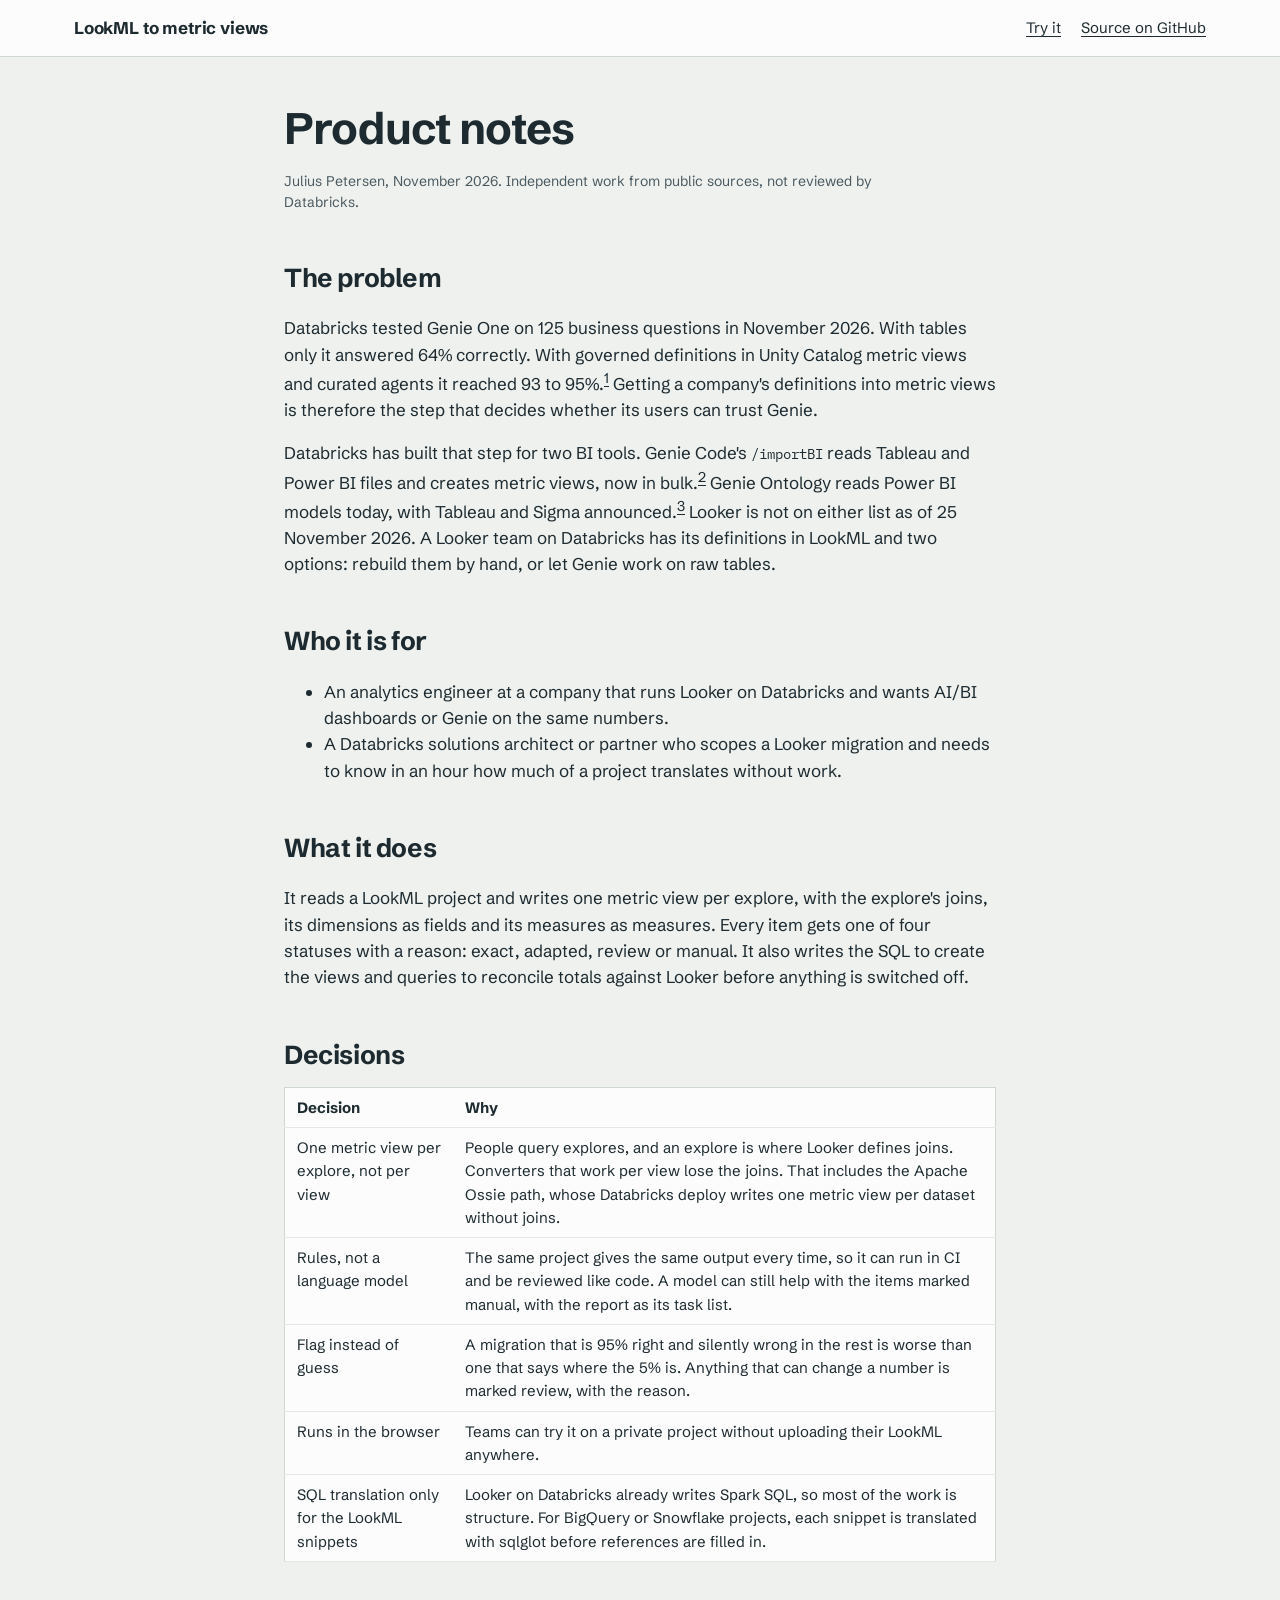
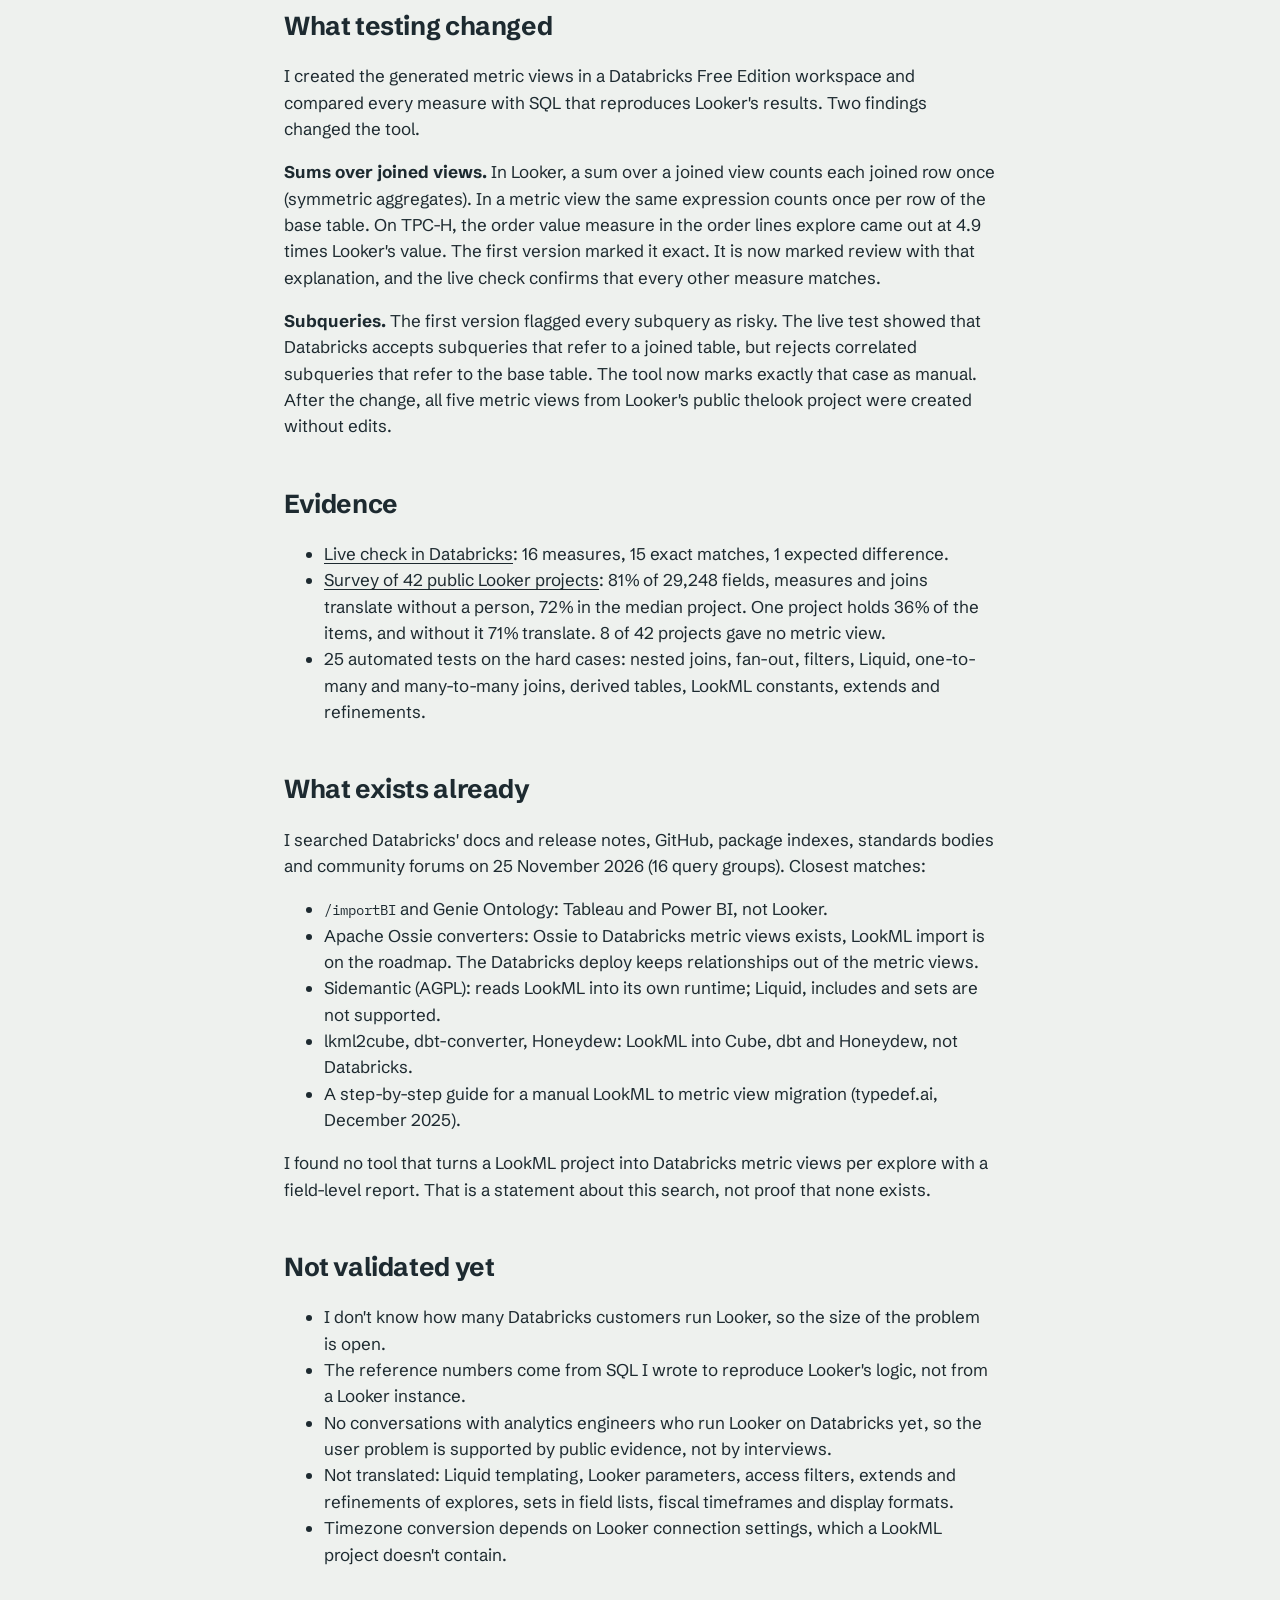
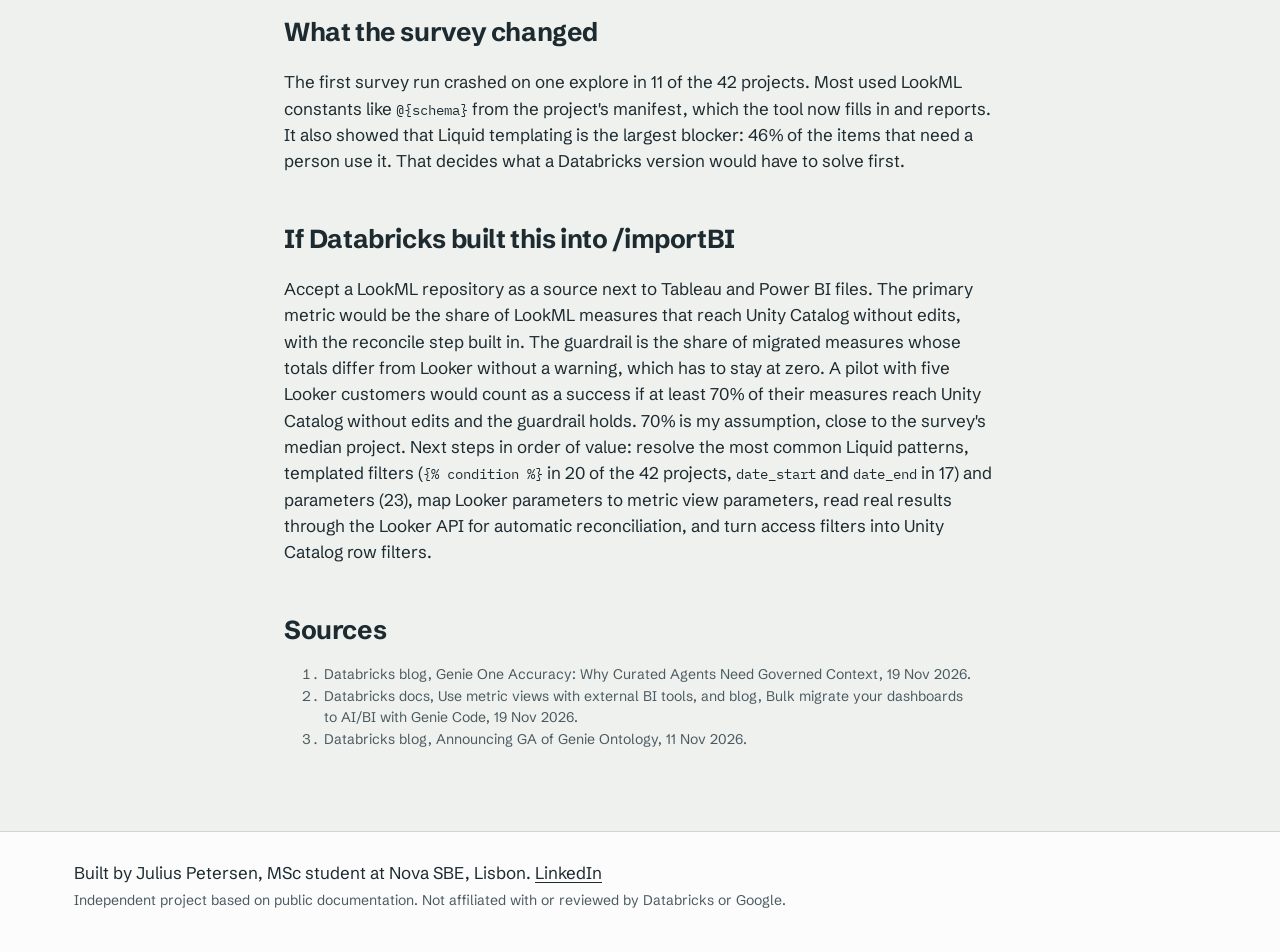
<file: web/notes.html>
<!doctype html>
<html lang="en">
<head>
<meta charset="utf-8">
<meta name="viewport" content="width=device-width, initial-scale=1">
<meta name="robots" content="noindex">
<title>Product notes: LookML to metric views</title>
<meta name="description" content="Why Looker teams on Databricks need a path into metric views, what this tool decides, what testing changed and what is not validated yet.">
<link rel="preconnect" href="https://fonts.googleapis.com">
<link rel="preconnect" href="https://fonts.gstatic.com" crossorigin>
<link href="https://fonts.googleapis.com/css2?family=IBM+Plex+Mono:wght@400;500&family=Schibsted+Grotesk:wght@400;500;600;700&display=swap" rel="stylesheet">
<link rel="stylesheet" href="style.css">
<style>
  .notes { max-width: 760px; padding-top: 48px; }
  .notes h1 { max-width: none; font-size: clamp(30px, 4vw, 44px); }
  .notes h2 { margin-top: 44px; }
  .notes p, .notes li { max-width: var(--measure); }
  .notes table { border-collapse: collapse; margin: 12px 0; background: var(--sheet); border: 1px solid var(--line); font-size: 15px; }
  .notes th, .notes td { padding: 8px 12px; border-bottom: 1px solid #e3e8e6; text-align: left; vertical-align: top; }
  .notes .src { font-size: 14px; color: var(--ink-soft); }
  .notes code { font: 400 14px var(--mono); }
</style>
</head>
<body>
<header class="top">
  <div class="wrap top-row">
    <a class="brand" href="./">LookML to metric views</a>
    <nav aria-label="Project links">
      <a href="./">Try it</a>
      <a href="https://github.com/JuliusPetersen/lookml-metric-views">Source on GitHub</a>
    </nav>
  </div>
</header>
<main class="wrap notes">
  <h1>Product notes</h1>
  <p class="src">Julius Petersen, November 2026. Independent work from public sources, not reviewed by Databricks.</p>

  <h2>The problem</h2>
  <p>Databricks tested Genie One on 125 business questions in November 2026. With tables only it answered 64% correctly. With governed definitions in Unity Catalog metric views and curated agents it reached 93 to 95%.<sup><a href="#s1">1</a></sup> Getting a company's definitions into metric views is therefore the step that decides whether its users can trust Genie.</p>
  <p>Databricks has built that step for two BI tools. Genie Code's <code>/importBI</code> reads Tableau and Power BI files and creates metric views, now in bulk.<sup><a href="#s2">2</a></sup> Genie Ontology reads Power BI models today, with Tableau and Sigma announced.<sup><a href="#s3">3</a></sup> Looker is not on either list as of 25 November 2026. A Looker team on Databricks has its definitions in LookML and two options: rebuild them by hand, or let Genie work on raw tables.</p>

  <h2>Who it is for</h2>
  <ul>
    <li>An analytics engineer at a company that runs Looker on Databricks and wants AI/BI dashboards or Genie on the same numbers.</li>
    <li>A Databricks solutions architect or partner who scopes a Looker migration and needs to know in an hour how much of a project translates without work.</li>
  </ul>

  <h2>What it does</h2>
  <p>It reads a LookML project and writes one metric view per explore, with the explore's joins, its dimensions as fields and its measures as measures. Every item gets one of four statuses with a reason: exact, adapted, review or manual. It also writes the SQL to create the views and queries to reconcile totals against Looker before anything is switched off.</p>

  <h2>Decisions</h2>
  <table>
    <thead><tr><th>Decision</th><th>Why</th></tr></thead>
    <tbody>
      <tr><td>One metric view per explore, not per view</td><td>People query explores, and an explore is where Looker defines joins. Converters that work per view lose the joins. That includes the Apache Ossie path, whose Databricks deploy writes one metric view per dataset without joins.</td></tr>
      <tr><td>Rules, not a language model</td><td>The same project gives the same output every time, so it can run in CI and be reviewed like code. A model can still help with the items marked manual, with the report as its task list.</td></tr>
      <tr><td>Flag instead of guess</td><td>A migration that is 95% right and silently wrong in the rest is worse than one that says where the 5% is. Anything that can change a number is marked review, with the reason.</td></tr>
      <tr><td>Runs in the browser</td><td>Teams can try it on a private project without uploading their LookML anywhere.</td></tr>
      <tr><td>SQL translation only for the LookML snippets</td><td>Looker on Databricks already writes Spark SQL, so most of the work is structure. For BigQuery or Snowflake projects, each snippet is translated with sqlglot before references are filled in.</td></tr>
    </tbody>
  </table>

  <h2>What testing changed</h2>
  <p>I created the generated metric views in a Databricks Free Edition workspace and compared every measure with SQL that reproduces Looker's results. Two findings changed the tool.</p>
  <p><strong>Sums over joined views.</strong> In Looker, a sum over a joined view counts each joined row once (symmetric aggregates). In a metric view the same expression counts once per row of the base table. On TPC-H, the order value measure in the order lines explore came out at 4.9 times Looker's value. The first version marked it exact. It is now marked review with that explanation, and the live check confirms that every other measure matches.</p>
  <p><strong>Subqueries.</strong> The first version flagged every subquery as risky. The live test showed that Databricks accepts subqueries that refer to a joined table, but rejects correlated subqueries that refer to the base table. The tool now marks exactly that case as manual. After the change, all five metric views from Looker's public thelook project were created without edits.</p>

  <h2>Evidence</h2>
  <ul>
    <li><a href="./#live">Live check in Databricks</a>: 16 measures, 15 exact matches, 1 expected difference.</li>
    <li><a href="./#survey-title">Survey of 42 public Looker projects</a>: 81% of 29,248 fields, measures and joins translate without a person, 72% in the median project. One project holds 36% of the items, and without it 71% translate. 8 of 42 projects gave no metric view.</li>
    <li>25 automated tests on the hard cases: nested joins, fan-out, filters, Liquid, one-to-many and many-to-many joins, derived tables, LookML constants, extends and refinements.</li>
  </ul>

  <h2>What exists already</h2>
  <p>I searched Databricks' docs and release notes, GitHub, package indexes, standards bodies and community forums on 25 November 2026 (16 query groups). Closest matches:</p>
  <ul>
    <li><code>/importBI</code> and Genie Ontology: Tableau and Power BI, not Looker.</li>
    <li>Apache Ossie converters: Ossie to Databricks metric views exists, LookML import is on the roadmap. The Databricks deploy keeps relationships out of the metric views.</li>
    <li>Sidemantic (AGPL): reads LookML into its own runtime; Liquid, includes and sets are not supported.</li>
    <li>lkml2cube, dbt-converter, Honeydew: LookML into Cube, dbt and Honeydew, not Databricks.</li>
    <li>A step-by-step guide for a manual LookML to metric view migration (typedef.ai, December 2025).</li>
  </ul>
  <p>I found no tool that turns a LookML project into Databricks metric views per explore with a field-level report. That is a statement about this search, not proof that none exists.</p>

  <h2>Not validated yet</h2>
  <ul>
    <li>I don't know how many Databricks customers run Looker, so the size of the problem is open.</li>
    <li>The reference numbers come from SQL I wrote to reproduce Looker's logic, not from a Looker instance.</li>
    <li>No conversations with analytics engineers who run Looker on Databricks yet, so the user problem is supported by public evidence, not by interviews.</li>
    <li>Not translated: Liquid templating, Looker parameters, access filters, extends and refinements of explores, sets in field lists, fiscal timeframes and display formats.</li>
    <li>Timezone conversion depends on Looker connection settings, which a LookML project doesn't contain.</li>
  </ul>

  <h2>What the survey changed</h2>
  <p>The first survey run crashed on one explore in 11 of the 42 projects. Most used LookML constants like <code>@{schema}</code> from the project's manifest, which the tool now fills in and reports. It also showed that Liquid templating is the largest blocker: 46% of the items that need a person use it. That decides what a Databricks version would have to solve first.</p>

  <h2>If Databricks built this into /importBI</h2>
  <p>Accept a LookML repository as a source next to Tableau and Power BI files. The primary metric would be the share of LookML measures that reach Unity Catalog without edits, with the reconcile step built in. The guardrail is the share of migrated measures whose totals differ from Looker without a warning, which has to stay at zero. A pilot with five Looker customers would count as a success if at least 70% of their measures reach Unity Catalog without edits and the guardrail holds. 70% is my assumption, close to the survey's median project. Next steps in order of value: resolve the most common Liquid patterns, templated filters (<code>{% condition %}</code> in 20 of the 42 projects, <code>date_start</code> and <code>date_end</code> in 17) and parameters (23), map Looker parameters to metric view parameters, read real results through the Looker API for automatic reconciliation, and turn access filters into Unity Catalog row filters.</p>

  <h2>Sources</h2>
  <ol class="src">
    <li id="s1">Databricks blog, Genie One Accuracy: Why Curated Agents Need Governed Context, 19 Nov 2026.</li>
    <li id="s2">Databricks docs, Use metric views with external BI tools, and blog, Bulk migrate your dashboards to AI/BI with Genie Code, 19 Nov 2026.</li>
    <li id="s3">Databricks blog, Announcing GA of Genie Ontology, 11 Nov 2026.</li>
  </ol>
</main>
<footer class="foot">
  <div class="wrap">
    <p>Built by Julius Petersen, MSc student at Nova SBE, Lisbon. <a href="https://www.linkedin.com/in/julius-petersen-is">LinkedIn</a></p>
    <p class="fine">Independent project based on public documentation. Not affiliated with or reviewed by Databricks or Google.</p>
  </div>
</footer>
</body>
</html>
</file>
<file: web/style.css>
:root {
  --paper: #eef1ee;
  --sheet: #fbfcfb;
  --ink: #1d2a30;
  --ink-soft: #4b5a61;
  --line: #cfd7d4;
  --action: #1d2a30;
  --focus: #2f5fd0;
  --exact: #276b44;
  --adapted: #23667a;
  --review: #8a5310;
  --manual: #b03f37;
  --skipped: #5f6b70;
  --exact-bg: #e3f0e8;
  --adapted-bg: #e1eef1;
  --review-bg: #f6ead9;
  --manual-bg: #f5e2df;
  --skipped-bg: #eceeef;
  --sans: "Schibsted Grotesk", system-ui, sans-serif;
  --mono: "IBM Plex Mono", ui-monospace, monospace;
  --measure: 72ch;
}

* { box-sizing: border-box; }
html { -webkit-text-size-adjust: 100%; }
body {
  margin: 0;
  background: var(--paper);
  color: var(--ink);
  font: 400 17px/1.55 var(--sans);
}
a { color: inherit; text-underline-offset: 3px; }
a:hover { text-decoration-thickness: 2px; }
:focus-visible { outline: 3px solid var(--focus); outline-offset: 2px; }
.visually-hidden { position: absolute; width: 1px; height: 1px; overflow: hidden; clip: rect(0 0 0 0); white-space: nowrap; }
.wrap { max-width: 1180px; margin: 0 auto; padding: 0 24px; }

.top { border-bottom: 1px solid var(--line); background: var(--sheet); }
.top-row { display: flex; justify-content: space-between; align-items: center; min-height: 56px; gap: 16px; flex-wrap: wrap; }
.brand { font-weight: 700; text-decoration: none; letter-spacing: -0.01em; }
.top nav { display: flex; gap: 20px; font-size: 15px; }

.intro { padding-top: 56px; padding-bottom: 8px; }
h1 { font-size: clamp(30px, 4.4vw, 50px); line-height: 1.08; letter-spacing: -0.025em; font-weight: 700; margin: 0 0 18px; max-width: 22ch; }
.lede { font-size: 19px; color: var(--ink-soft); max-width: var(--measure); margin: 0; }
h2 { font-size: 26px; letter-spacing: -0.015em; margin: 0 0 12px; }
h3 { font-size: 17px; margin: 0; }

.tag { font: 500 14px/1 var(--mono); padding: 3px 7px; border-radius: 4px; white-space: nowrap; }
.tag.exact { color: var(--exact); background: var(--exact-bg); }
.tag.adapted { color: var(--adapted); background: var(--adapted-bg); }
.tag.review { color: var(--review); background: var(--review-bg); }
.tag.manual { color: var(--manual); background: var(--manual-bg); }
.tag.skipped { color: var(--skipped); background: var(--skipped-bg); }

.run { margin-top: 36px; display: flex; gap: 14px; flex-wrap: wrap; align-items: flex-end; background: var(--sheet); border: 1px solid var(--line); border-radius: 10px; padding: 18px; }
.field { display: flex; flex-direction: column; gap: 6px; min-width: 160px; }
.field.grow { flex: 1 1 340px; }
label { font-size: 14px; color: var(--ink-soft); }
input, select { font: 400 16px var(--sans); color: var(--ink); background: #fff; border: 1px solid #b8c3bf; border-radius: 6px; padding: 9px 10px; min-height: 42px; }
input:invalid { border-color: var(--manual); }
.actions { display: flex; gap: 12px; align-items: center; flex-wrap: wrap; }
button { font: 600 16px var(--sans); border-radius: 6px; cursor: pointer; min-height: 42px; padding: 0 18px; border: 1px solid var(--action); background: var(--action); color: #fff; }
button:disabled { opacity: .55; cursor: progress; }
button.secondary { background: transparent; color: var(--ink); border-color: #9fb0aa; }
button.small { min-height: 34px; font-size: 14px; padding: 0 12px; }
.upload { position: relative; font-size: 15px; color: var(--ink); text-decoration: underline; text-underline-offset: 3px; cursor: pointer; }
.upload input { position: absolute; inset: 0; opacity: 0; cursor: pointer; width: 100%; min-height: 0; padding: 0; }
.upload:focus-within { outline: 3px solid var(--focus); outline-offset: 2px; border-radius: 4px; }
.privacy { font-size: 14px; color: var(--ink-soft); margin: 10px 2px 0; }
.status { min-height: 1.5em; margin: 8px 2px 0; font-weight: 500; }
.status.error { color: var(--manual); }

.result { margin-top: 28px; }
.result-head { display: flex; justify-content: space-between; align-items: baseline; gap: 12px; flex-wrap: wrap; }
.strip { display: flex; height: 44px; border-radius: 8px; overflow: hidden; border: 1px solid var(--line); margin: 14px 0 10px; background: var(--sheet); }
.strip span { display: block; height: 100%; transform-origin: left; }
@media (prefers-reduced-motion: no-preference) {
  .strip span { animation: grow .7s cubic-bezier(.2,.7,.2,1) both; }
}
@keyframes grow { from { transform: scaleX(0); } to { transform: scaleX(1); } }
.legend { list-style: none; display: flex; gap: 18px; flex-wrap: wrap; padding: 0; margin: 0 0 6px; font-size: 15px; }
.legend li { display: flex; align-items: center; gap: 8px; }
.legend b { font-variant-numeric: tabular-nums; }
.dot { width: 12px; height: 12px; border-radius: 3px; display: inline-block; }
.auto { margin: 4px 0 20px; color: var(--ink-soft); }

.ledger-layout { display: grid; grid-template-columns: 230px 1fr; gap: 22px; align-items: start; }
.explores { position: sticky; top: 12px; background: var(--sheet); border: 1px solid var(--line); border-radius: 10px; padding: 14px; }
.explores ul { list-style: none; margin: 10px 0 0; padding: 0; }
.explores li button { width: 100%; text-align: left; background: transparent; color: var(--ink); border: 0; border-radius: 6px; font-weight: 500; font-size: 15px; min-height: 38px; padding: 6px 8px; display: flex; justify-content: space-between; gap: 8px; }
.explores li button[aria-current="true"] { background: var(--paper); box-shadow: inset 3px 0 0 var(--ink); }
.explores li small { color: var(--ink-soft); font-weight: 400; font-variant-numeric: tabular-nums; }
.ledger-wrap { min-width: 0; }
.ledger-tools { display: flex; justify-content: space-between; align-items: center; gap: 12px; flex-wrap: wrap; margin-bottom: 10px; }
.filters { display: flex; gap: 6px; }
.filters button { min-height: 34px; font-size: 14px; padding: 0 12px; background: transparent; color: var(--ink); border-color: #9fb0aa; }
.filters button[aria-pressed="true"] { background: var(--ink); color: #fff; border-color: var(--ink); }
.table-scroll { overflow-x: auto; background: var(--sheet); border: 1px solid var(--line); border-radius: 10px; }
.ledger { width: 100%; border-collapse: collapse; font-size: 15px; }
.ledger th { text-align: left; font-weight: 600; color: var(--ink-soft); padding: 10px 12px; border-bottom: 1px solid var(--line); background: var(--sheet); position: sticky; top: 0; }
.ledger td { padding: 9px 12px; border-bottom: 1px solid #e3e8e6; vertical-align: top; }
.ledger tr:last-child td { border-bottom: 0; }
.ledger td.st { border-left: 4px solid transparent; width: 1%; }
.ledger tr.exact td.st { border-left-color: var(--exact); }
.ledger tr.adapted td.st { border-left-color: var(--adapted); }
.ledger tr.review td.st { border-left-color: var(--review); }
.ledger tr.manual td.st { border-left-color: var(--manual); }
.ledger tr.skipped td.st { border-left-color: var(--skipped); }
.ledger { table-layout: fixed; }
.ledger th:nth-child(1) { width: 112px; }
.ledger th:nth-child(2) { width: 30%; }
.ledger th:nth-child(3) { width: 24%; }
.ledger code { font: 400 14px/1.4 var(--mono); overflow-wrap: anywhere; }
.ledger td.why { color: var(--ink-soft); }

.yaml { margin-top: 16px; background: var(--sheet); border: 1px solid var(--line); border-radius: 10px; }
.yaml summary { cursor: pointer; padding: 12px 14px; font-weight: 600; }
.yaml-actions { padding: 0 14px; }
.yaml pre { margin: 10px 0 0; padding: 14px; overflow: auto; max-height: 520px; background: #1d2a30; color: #e9efed; border-radius: 0 0 10px 10px; }
.yaml code { font: 400 13.5px/1.55 var(--mono); }

.evidence { margin-top: 72px; }
.evidence > p { max-width: var(--measure); }
.survey-chart { margin: 18px 0; max-width: 760px; }
.bar-row { display: grid; grid-template-columns: 120px 1fr 64px; gap: 12px; align-items: center; margin: 8px 0; font-size: 15px; }
.bar-track { height: 18px; background: #e1e6e4; border-radius: 4px; overflow: hidden; }
.bar-fill { height: 100%; }
.bar-row b { text-align: right; font-variant-numeric: tabular-nums; font-weight: 600; }
.reasons { max-width: var(--measure); padding-left: 22px; }
.reasons li { margin: 6px 0; }
.fine { font-size: 14px; color: var(--ink-soft); }
.live-table { border-collapse: collapse; font-size: 15px; margin: 12px 0; background: var(--sheet); border: 1px solid var(--line); }
.live-table th, .live-table td { padding: 8px 12px; border-bottom: 1px solid #e3e8e6; text-align: left; }
.live-table tr.group th { background: var(--paper); font-weight: 600; padding-top: 12px; }
.live-table tr.differs td { background: var(--review-bg); }
.live-table td.num { text-align: right; font-variant-numeric: tabular-nums; font-family: var(--mono); font-size: 14px; }

.foot { margin-top: 80px; border-top: 1px solid var(--line); background: var(--sheet); padding: 24px 0 36px; }
.foot p { margin: 4px 0; }

@media (max-width: 820px) {
  .ledger-layout { grid-template-columns: 1fr; }
  .explores { position: static; }
  .bar-row { grid-template-columns: 90px 1fr 52px; }
  .intro { padding-top: 36px; }
}
@media (max-width: 640px) {
  .ledger thead { position: absolute; width: 1px; height: 1px; overflow: hidden; clip: rect(0 0 0 0); }
  .ledger, .ledger tbody, .ledger td { display: block; }
  .ledger tr { display: grid; grid-template-columns: auto minmax(0, 1fr); column-gap: 10px; row-gap: 4px; padding: 10px 12px; border-bottom: 1px solid #e3e8e6; border-left: 4px solid transparent; }
  .ledger tr:last-child { border-bottom: 0; }
  .ledger td { padding: 0; border: 0; }
  .ledger td.st { border-left: 0; width: auto; }
  .ledger tr.exact { border-left-color: var(--exact); }
  .ledger tr.adapted { border-left-color: var(--adapted); }
  .ledger tr.review { border-left-color: var(--review); }
  .ledger tr.manual { border-left-color: var(--manual); }
  .ledger tr.skipped { border-left-color: var(--skipped); }
  .ledger td.mv { grid-column: 2; color: var(--ink-soft); }
  .ledger td.mv:empty, .ledger td.why:empty { display: none; }
  .ledger td.why { grid-column: 1 / -1; min-width: 0; max-width: none; }
  .ledger code { white-space: normal; overflow-wrap: anywhere; }
}
@media (max-width: 480px) {
  .wrap { padding: 0 16px; }
  body { font-size: 16px; }
  .run { padding: 14px; }
  .field { min-width: 0; width: 100%; }
}
</file>
